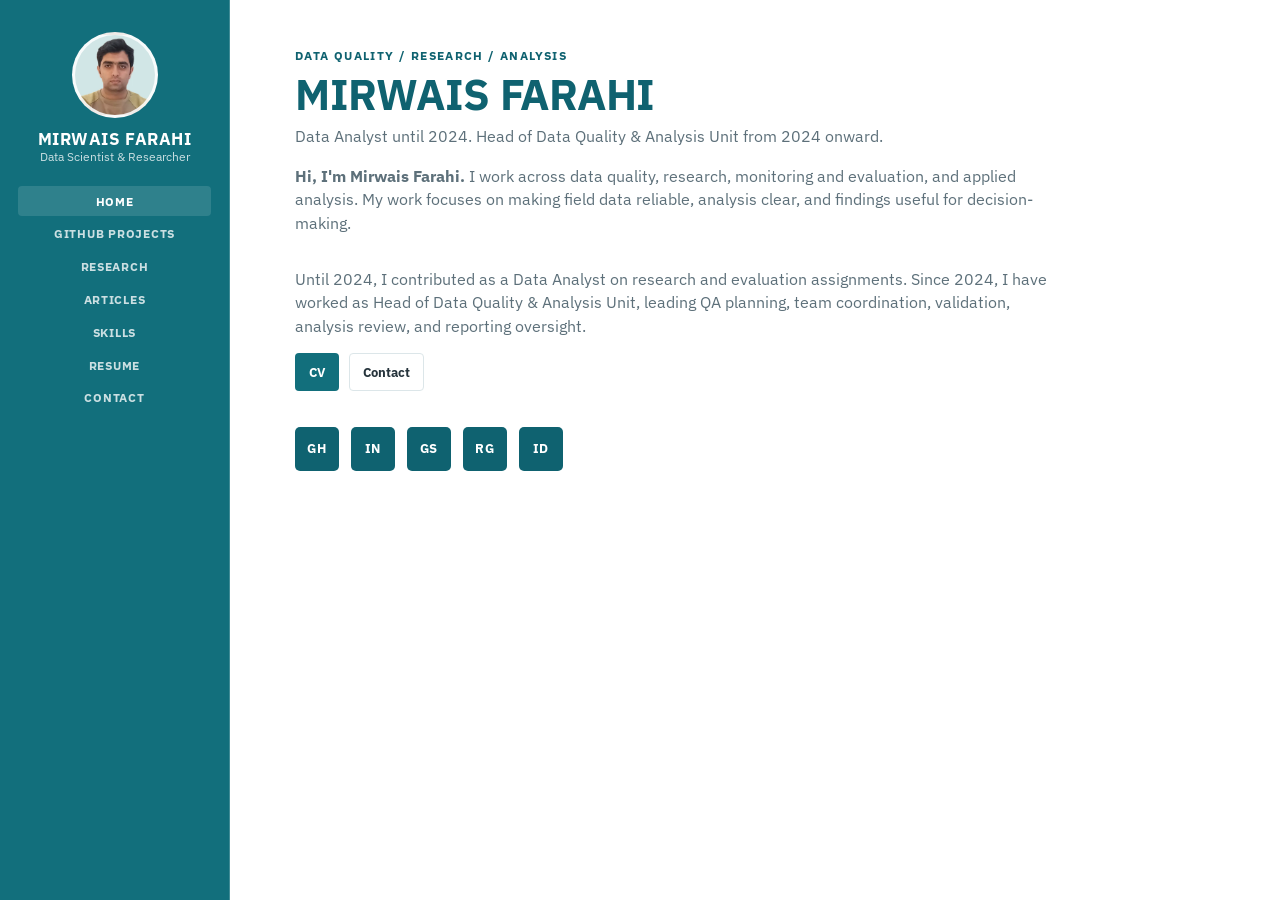
<file: index.html>
<!DOCTYPE html>
<html lang="en" data-theme="light">
<head>
  <meta charset="UTF-8">
  <meta name="viewport" content="width=device-width, initial-scale=1.0">
  <title>Mirwais Farahi | Data Scientist & Researcher</title>
  <meta name="description" content="Professional portfolio of Mirwais Farahi, a data scientist and researcher specializing in analytics, machine learning, business intelligence, applied statistics, and technical leadership.">
  <meta name="keywords" content="data scientist, researcher, machine learning, business intelligence, analytics, applied statistics, dashboarding, research portfolio">
  <meta name="author" content="Mirwais Farahi">
  <meta property="og:title" content="Mirwais Farahi | Data Scientist & Researcher">
  <meta property="og:description" content="Portfolio website featuring projects, research, experience, technical skills, and professional profile.">
  <meta property="og:type" content="website">
  <meta property="og:url" content="https://mirwais-farahi.github.io/">
  <meta property="og:image" content="https://mirwais-farahi.github.io/assets/images/og-preview.svg">
  <meta name="twitter:card" content="summary_large_image">
  <link rel="icon" type="image/svg+xml" href="assets/images/favicon.svg">
  <link rel="preconnect" href="https://fonts.googleapis.com">
  <link rel="preconnect" href="https://fonts.gstatic.com" crossorigin>
  <link href="https://fonts.googleapis.com/css2?family=IBM+Plex+Sans:wght@400;500;600;700&family=IBM+Plex+Serif:wght@500;600&display=swap" rel="stylesheet">
  <link rel="stylesheet" href="assets/css/styles.css">
</head>
<body data-page="index">
  <a class="skip-link" href="#main-content">Skip to content</a>
  <header class="site-header">
    <nav class="navbar container" aria-label="Primary">
      <a class="brand" href="index.html"><span class="brand-mark">MF</span><span class="brand-text"><strong>Mirwais Farahi</strong><span>Data Scientist &amp; Researcher</span></span></a>
      <button class="nav-toggle" type="button" aria-expanded="false" aria-controls="site-menu" aria-label="Toggle navigation"><span></span><span></span><span></span></button>
      <div class="nav-menu" id="site-menu">
        <ul class="nav-links">
          <li><a href="index.html" data-page="index">Home</a></li><li><a href="projects.html" data-page="projects">GitHub Projects</a></li><li><a href="research.html" data-page="research">Research</a></li><li><a href="articles.html" data-page="articles">Articles</a></li><li><a href="skills.html" data-page="skills">Skills</a></li><li><a href="resume.html" data-page="resume">Resume</a></li><li><a href="contact.html" data-page="contact">Contact</a></li>
        </ul>
      </div>
    </nav>
  </header>
  <main id="main-content">
    <section class="hero simple-hero">
      <div class="container">
        <div class="section-heading" data-reveal>
          <p class="eyebrow">Data Quality / Research / Analysis</p>
          <h1>Mirwais Farahi</h1>
          <p class="hero-subtitle">Data Analyst until 2024. Head of Data Quality &amp; Analysis Unit from 2024 onward.</p>
        </div>
        <div class="profile-description" data-reveal>
          <p><strong>Hi, I'm Mirwais Farahi.</strong> I work across data quality, research, monitoring and evaluation, and applied analysis. My work focuses on making field data reliable, analysis clear, and findings useful for decision-making.</p>
          <p>Until 2024, I contributed as a Data Analyst on research and evaluation assignments. Since 2024, I have worked as Head of Data Quality &amp; Analysis Unit, leading QA planning, team coordination, validation, analysis review, and reporting oversight.</p>
        </div>
        <div class="hero-actions" data-reveal>
          <a class="button button-primary" href="resume.html">CV</a>
          <a class="button button-secondary" href="contact.html">Contact</a>
        </div>
        <div class="social-links" aria-label="Social media links" data-reveal>
          <a href="#" aria-label="GitHub">GH</a>
          <a href="#" aria-label="LinkedIn">IN</a>
          <a href="#" aria-label="Google Scholar">GS</a>
          <a href="#" aria-label="ResearchGate">RG</a>
          <a href="#" aria-label="ORCID">ID</a>
        </div>
      </div>
    </section>
  </main>
  <footer class="site-footer">
    <div class="container footer-grid">
      <div><p class="footer-kicker">Portfolio</p><a class="brand" href="index.html"><span class="brand-mark">MF</span><span class="brand-text"><strong>Mirwais Farahi</strong><span>Data Scientist &amp; Researcher</span></span></a><p class="muted">Building analytical, research, and technical systems that turn information into practical decisions.</p><button class="theme-toggle footer-theme-toggle" type="button" aria-label="Toggle color theme"><span class="theme-toggle-light">Light</span><span class="theme-toggle-dark">Dark</span></button></div>
      <div><h2 class="footer-title">Navigate</h2><ul class="footer-links"><li><a href="projects.html">GitHub Projects</a></li><li><a href="research.html">Research</a></li><li><a href="skills.html">Skills</a></li></ul></div>
      <div><h2 class="footer-title">Resources</h2><ul class="footer-links"><li><a href="resume.html">Resume Overview</a></li><li><a href="assets/docs/mirwais-farahi-cv.pdf" download>Download CV</a></li><li><a href="contact.html">Contact</a></li></ul></div>
      <div><h2 class="footer-title">Profiles</h2><ul class="footer-links"><li><a href="https://www.linkedin.com/in/your-profile" target="_blank" rel="noreferrer">LinkedIn</a></li><li><a href="https://github.com/your-profile" target="_blank" rel="noreferrer">GitHub</a></li><li><a href="mailto:your.email@example.com">your.email@example.com</a></li></ul></div>
    </div>
  </footer>
  <button class="back-to-top" type="button" aria-label="Back to top">Top</button>
  <script src="assets/js/main.js" defer></script>
</body>
</html>
</file>
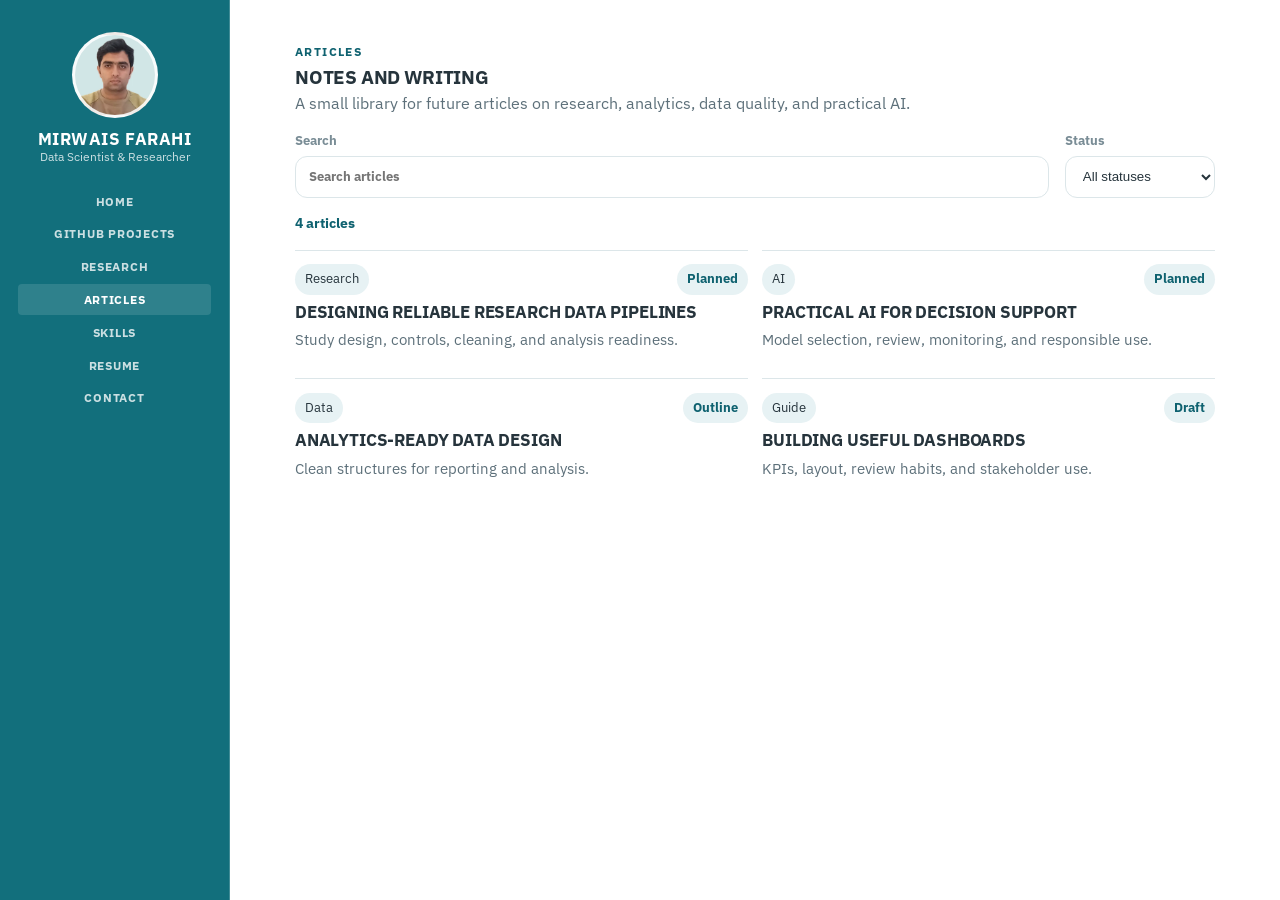
<file: articles.html>
<!DOCTYPE html>
<html lang="en" data-theme="light">
<head>
  <meta charset="UTF-8"><meta name="viewport" content="width=device-width, initial-scale=1.0">
  <title>Articles | Mirwais Farahi</title>
  <meta name="description" content="Articles and technical writing by Mirwais Farahi across research, artificial intelligence, software development, design, architecture, cloud, and databases.">
  <link rel="icon" type="image/svg+xml" href="assets/images/favicon.svg">
  <link rel="preconnect" href="https://fonts.googleapis.com"><link rel="preconnect" href="https://fonts.gstatic.com" crossorigin>
  <link href="https://fonts.googleapis.com/css2?family=IBM+Plex+Sans:wght@400;500;600;700&family=IBM+Plex+Serif:wght@500;600&display=swap" rel="stylesheet">
  <link rel="stylesheet" href="assets/css/styles.css">
</head>
<body data-page="articles">
  <a class="skip-link" href="#main-content">Skip to content</a>
  <header class="site-header"><nav class="navbar container" aria-label="Primary"><a class="brand" href="index.html"><span class="brand-mark">MF</span><span class="brand-text"><strong>Mirwais Farahi</strong><span>Data Scientist &amp; Researcher</span></span></a><button class="nav-toggle" type="button" aria-expanded="false" aria-controls="site-menu" aria-label="Toggle navigation"><span></span><span></span><span></span></button><div class="nav-menu" id="site-menu"><ul class="nav-links"><li><a href="index.html" data-page="index">Home</a></li><li><a href="projects.html" data-page="projects">GitHub Projects</a></li><li><a href="research.html" data-page="research">Research</a></li><li><a href="articles.html" data-page="articles">Articles</a></li><li><a href="skills.html" data-page="skills">Skills</a></li><li><a href="resume.html" data-page="resume">Resume</a></li><li><a href="contact.html" data-page="contact">Contact</a></li></ul></div></nav></header>
  <main id="main-content">
  <section class="section">
    <div class="container">
      <div class="section-heading" data-reveal><p class="eyebrow">Articles</p><h2>Notes and writing</h2><p>A small library for future articles on research, analytics, data quality, and practical AI.</p></div>
      <div class="article-library" data-reveal>
        <div class="article-toolbar">
          <div class="article-search"><label for="article-search-input">Search</label><input id="article-search-input" type="search" placeholder="Search articles" data-article-search></div>
          <div class="article-selects"><label>Status<select data-article-status><option value="all">All statuses</option><option value="Draft">Draft</option><option value="Planned">Planned</option><option value="Outline">Outline</option></select></label></div>
        </div>
        <div class="article-results-meta"><span data-article-count>4 articles</span></div>
        <div class="article-list" id="articles-list">
          <article class="article-card" data-article-card data-category="Research" data-type="Research Article" data-status="Planned" data-keywords="research survey evaluation data quality"><div class="article-card-top"><span class="article-type">Research</span><span class="article-status">Planned</span></div><h2>Designing Reliable Research Data Pipelines</h2><p>Study design, controls, cleaning, and analysis readiness.</p></article>
          <article class="article-card" data-article-card data-category="AI" data-type="Technical Guide" data-status="Planned" data-keywords="ai machine learning evaluation analytics"><div class="article-card-top"><span class="article-type">AI</span><span class="article-status">Planned</span></div><h2>Practical AI for Decision Support</h2><p>Model selection, review, monitoring, and responsible use.</p></article>
          <article class="article-card" data-article-card data-category="Database" data-type="Technical Guide" data-status="Outline" data-keywords="database sql data modeling analytics"><div class="article-card-top"><span class="article-type">Data</span><span class="article-status">Outline</span></div><h2>Analytics-Ready Data Design</h2><p>Clean structures for reporting and analysis.</p></article>
          <article class="article-card" data-article-card data-category="Software Development" data-type="Technical Guide" data-status="Draft" data-keywords="dashboard quality reporting"><div class="article-card-top"><span class="article-type">Guide</span><span class="article-status">Draft</span></div><h2>Building Useful Dashboards</h2><p>KPIs, layout, review habits, and stakeholder use.</p></article>
        </div>
        <p class="article-empty" data-article-empty hidden>No articles match the current filters.</p>
      </div>
    </div>
  </section>
</main>
  <footer class="site-footer"><div class="container footer-grid"><div><p class="footer-kicker">Articles</p><a class="brand" href="index.html"><span class="brand-mark">MF</span><span class="brand-text"><strong>Mirwais Farahi</strong><span>Data Scientist &amp; Researcher</span></span></a><p class="muted">Technical writing and structured notes on software, analytics, and modern application practice.</p><button class="theme-toggle footer-theme-toggle" type="button" aria-label="Toggle color theme"><span class="theme-toggle-light">Light</span><span class="theme-toggle-dark">Dark</span></button></div><div><h2 class="footer-title">Explore</h2><ul class="footer-links"><li><a href="projects.html">GitHub Projects</a></li><li><a href="research.html">Research</a></li><li><a href="skills.html">Skills</a></li></ul></div><div><h2 class="footer-title">Resources</h2><ul class="footer-links"><li><a href="resume.html">Resume Overview</a></li><li><a href="assets/docs/mirwais-farahi-cv.pdf" download>Download CV</a></li><li><a href="contact.html">Contact</a></li></ul></div></div></footer>
  <button class="back-to-top" type="button" aria-label="Back to top">Top</button><script src="assets/js/main.js" defer></script>
</body>
</html>
</file>
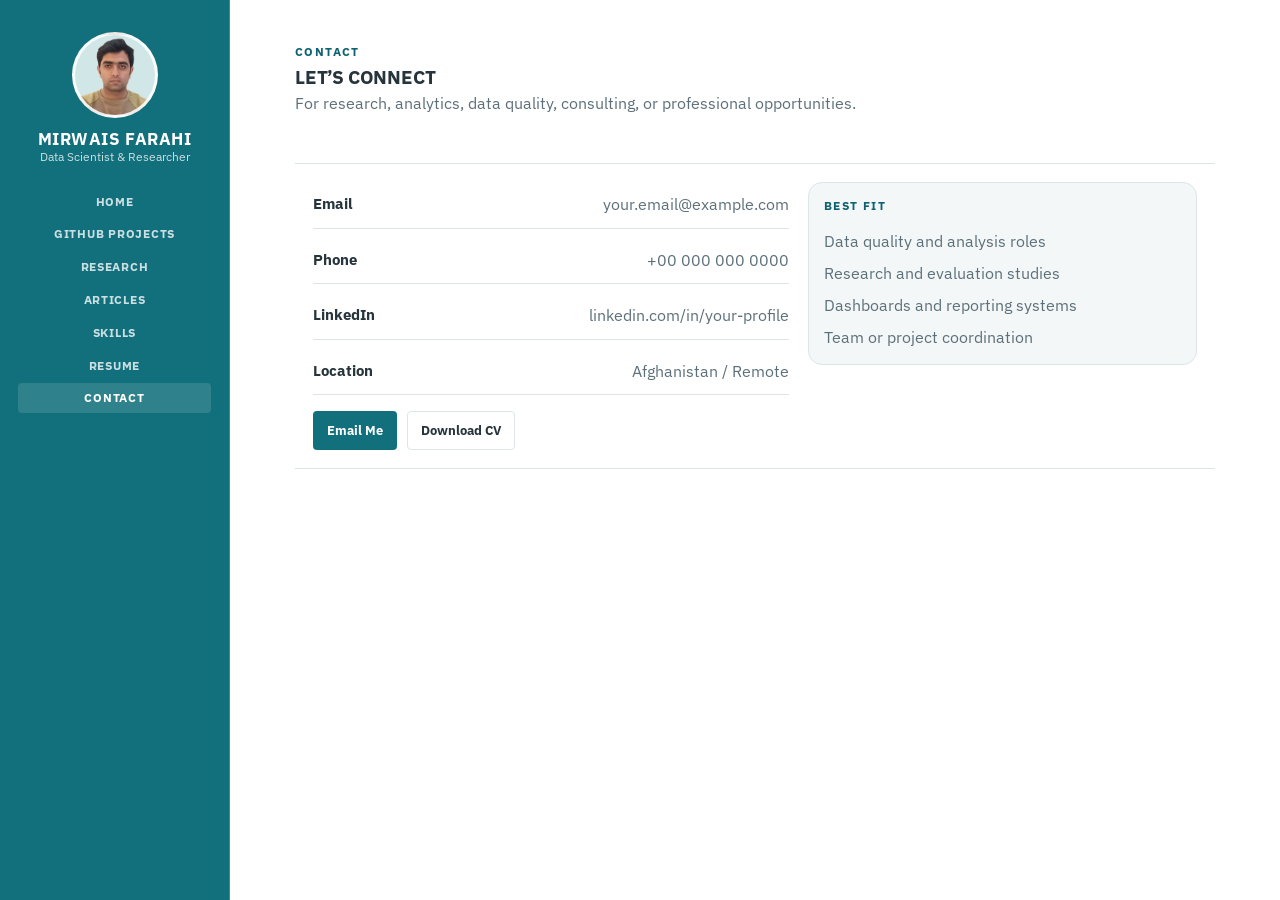
<file: contact.html>
<!DOCTYPE html>
<html lang="en" data-theme="light">
<head>
  <meta charset="UTF-8"><meta name="viewport" content="width=device-width, initial-scale=1.0">
  <title>Contact | Mirwais Farahi</title>
  <meta name="description" content="Contact page for professional opportunities, collaboration, consulting, and research engagements.">
  <link rel="icon" type="image/svg+xml" href="assets/images/favicon.svg">
  <link rel="preconnect" href="https://fonts.googleapis.com"><link rel="preconnect" href="https://fonts.gstatic.com" crossorigin>
  <link href="https://fonts.googleapis.com/css2?family=IBM+Plex+Sans:wght@400;500;600;700&family=IBM+Plex+Serif:wght@500;600&display=swap" rel="stylesheet">
  <link rel="stylesheet" href="assets/css/styles.css">
</head>
<body data-page="contact">
  <a class="skip-link" href="#main-content">Skip to content</a>
  <header class="site-header"><nav class="navbar container" aria-label="Primary"><a class="brand" href="index.html"><span class="brand-mark">MF</span><span class="brand-text"><strong>Mirwais Farahi</strong><span>Data Scientist &amp; Researcher</span></span></a><button class="nav-toggle" type="button" aria-expanded="false" aria-controls="site-menu" aria-label="Toggle navigation"><span></span><span></span><span></span></button><div class="nav-menu" id="site-menu"><ul class="nav-links"><li><a href="index.html" data-page="index">Home</a></li><li><a href="projects.html" data-page="projects">GitHub Projects</a></li><li><a href="research.html" data-page="research">Research</a></li><li><a href="articles.html" data-page="articles">Articles</a></li><li><a href="skills.html" data-page="skills">Skills</a></li><li><a href="resume.html" data-page="resume">Resume</a></li><li><a href="contact.html" data-page="contact">Contact</a></li></ul></div></nav></header>
  <main id="main-content">
  <section class="section"><div class="container contact-layout single"><div class="section-heading" data-reveal><p class="eyebrow">Contact</p><h2>Let’s connect</h2><p>For research, analytics, data quality, consulting, or professional opportunities.</p></div><div class="contact-card compact" data-reveal><div><ul class="contact-points"><li><strong>Email</strong><span>your.email@example.com</span></li><li><strong>Phone</strong><span>+00 000 000 0000</span></li><li><strong>LinkedIn</strong><span>linkedin.com/in/your-profile</span></li><li><strong>Location</strong><span>Afghanistan / Remote</span></li></ul><div class="button-row"><a class="button button-primary" href="mailto:your.email@example.com">Email Me</a><a class="button button-secondary" href="assets/docs/mirwais-farahi-cv.pdf" download>Download CV</a></div></div><div><div class="contact-side-note"><p class="card-label">Best fit</p><ul class="bullet-list"><li>Data quality and analysis roles</li><li>Research and evaluation studies</li><li>Dashboards and reporting systems</li><li>Team or project coordination</li></ul></div></div></div></div></section>
</main>
  <footer class="site-footer"><div class="container footer-grid"><div><p class="footer-kicker">Contact</p><a class="brand" href="index.html"><span class="brand-mark">MF</span><span class="brand-text"><strong>Mirwais Farahi</strong><span>Data Scientist &amp; Researcher</span></span></a><p class="muted">Professional contact for hiring, research collaboration, consulting, and technical opportunities.</p><button class="theme-toggle footer-theme-toggle" type="button" aria-label="Toggle color theme"><span class="theme-toggle-light">Light</span><span class="theme-toggle-dark">Dark</span></button></div><div><h2 class="footer-title">Pages</h2><ul class="footer-links"><li><a href="projects.html">GitHub Projects</a></li><li><a href="resume.html">Resume</a></li></ul></div><div><h2 class="footer-title">Profiles</h2><ul class="footer-links"><li><a href="https://www.linkedin.com/in/your-profile" target="_blank" rel="noreferrer">LinkedIn</a></li><li><a href="https://github.com/your-profile" target="_blank" rel="noreferrer">GitHub</a></li></ul></div><div><h2 class="footer-title">Direct</h2><ul class="footer-links"><li><a href="mailto:your.email@example.com">your.email@example.com</a></li><li><a href="assets/docs/mirwais-farahi-cv.pdf" download>Download CV</a></li></ul></div></div></footer>
  <button class="back-to-top" type="button" aria-label="Back to top">Top</button><script src="assets/js/main.js" defer></script>
</body>
</html>
</file>
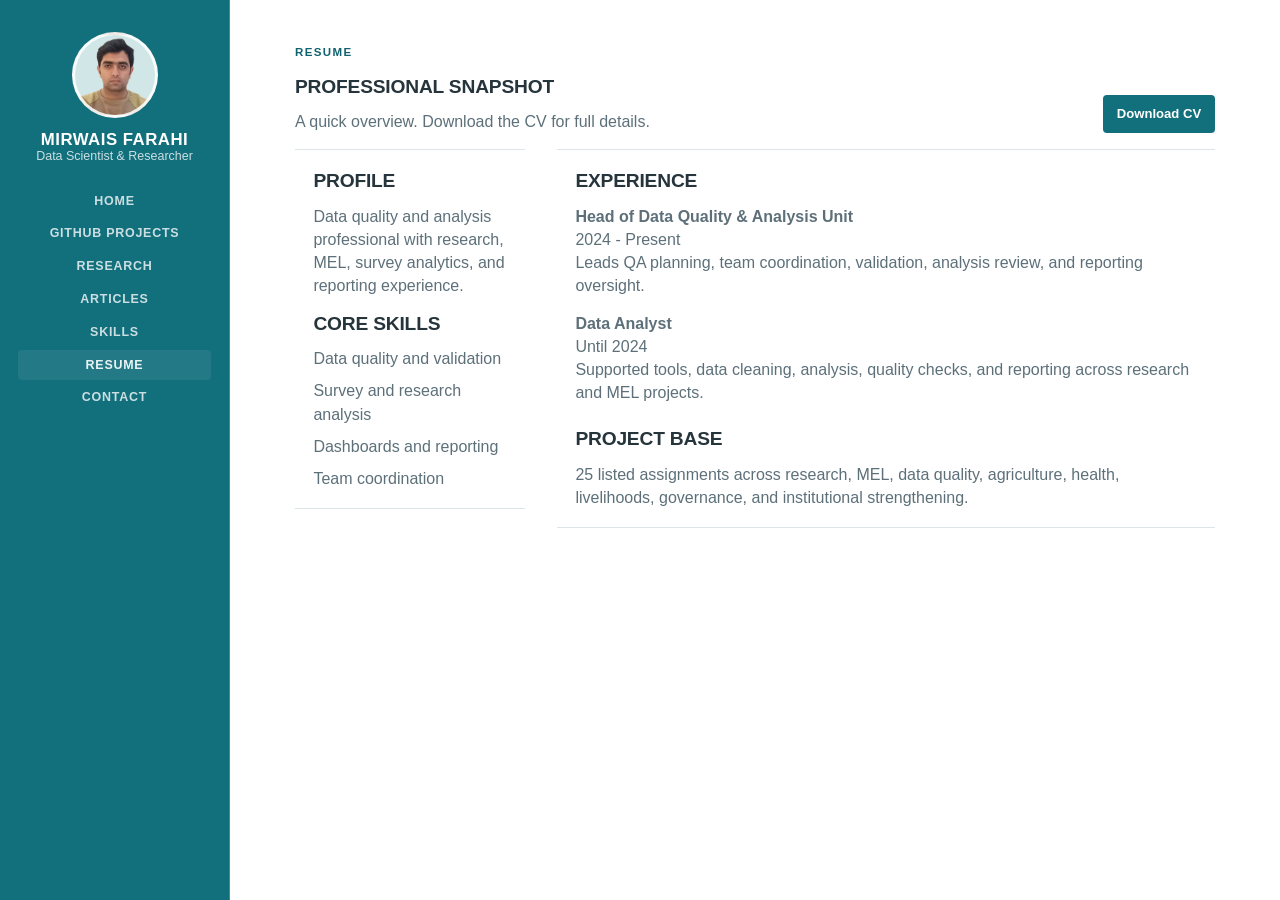
<file: experience.html>
<!DOCTYPE html>
<html lang="en">
<head>
  <meta charset="UTF-8">
  <meta name="robots" content="noindex">
  <meta http-equiv="refresh" content="0; url=resume.html">
  <meta name="viewport" content="width=device-width, initial-scale=1.0">
  <title>Moved | Mirwais Farahi</title>
</head>
<body>
  <p>This page has been removed. Continue to <a href="resume.html">Resume</a>.</p>
</body>
</html>
</file>
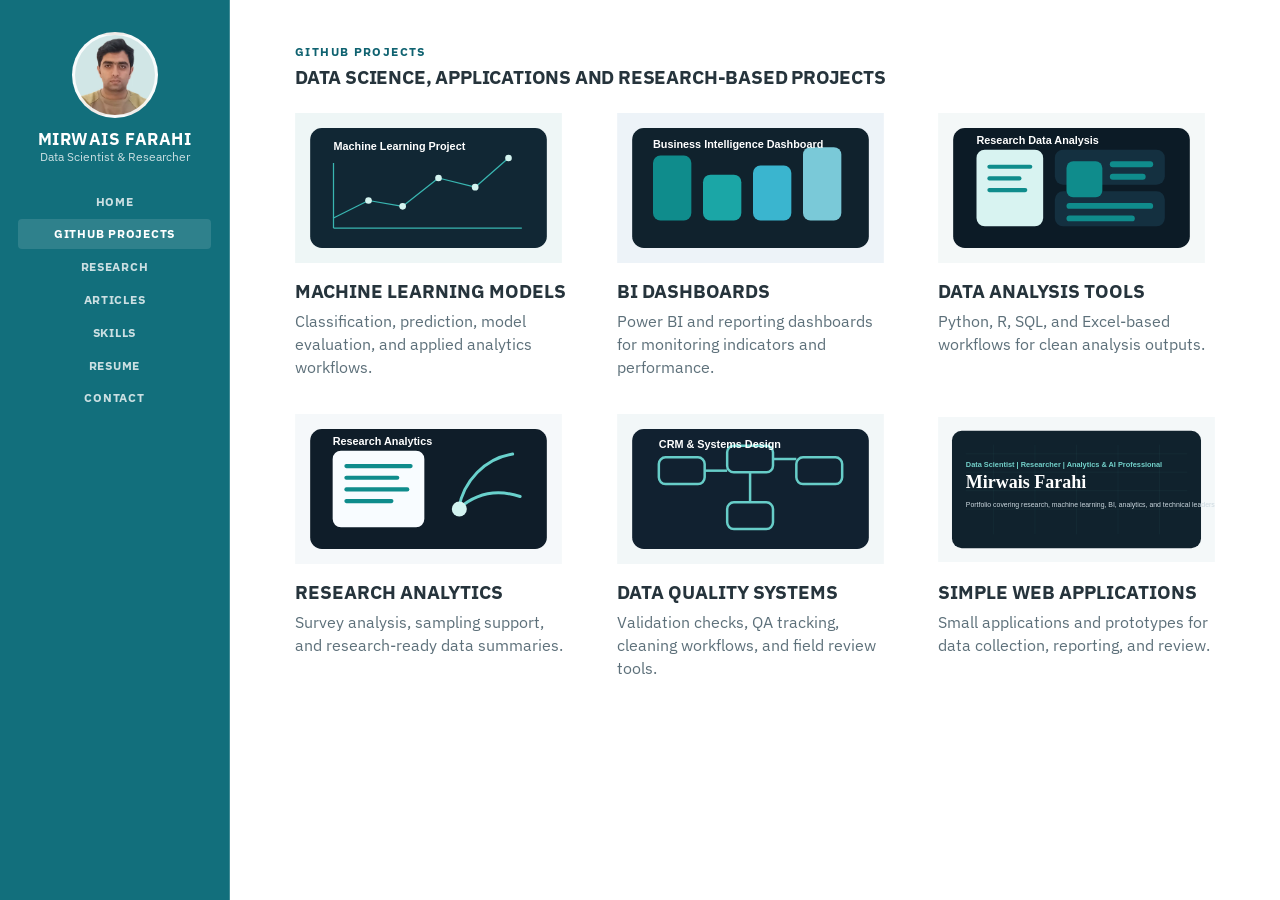
<file: projects.html>
<!DOCTYPE html>
<html lang="en" data-theme="light">
<head>
  <meta charset="UTF-8"><meta name="viewport" content="width=device-width, initial-scale=1.0">
  <title>GitHub Projects | Mirwais Farahi</title>
  <meta name="description" content="Simple GitHub project profile for Mirwais Farahi across data science, applications, and research-based work.">
  <link rel="icon" type="image/svg+xml" href="assets/images/favicon.svg">
  <link rel="preconnect" href="https://fonts.googleapis.com"><link rel="preconnect" href="https://fonts.gstatic.com" crossorigin>
  <link href="https://fonts.googleapis.com/css2?family=IBM+Plex+Sans:wght@400;500;600;700;800&display=swap" rel="stylesheet">
  <link rel="stylesheet" href="assets/css/styles.css">
</head>
<body data-page="projects">
  <a class="skip-link" href="#main-content">Skip to content</a>
  <header class="site-header"><nav class="navbar container" aria-label="Primary"><a class="brand" href="index.html"><span class="brand-mark">MF</span><span class="brand-text"><strong>Mirwais Farahi</strong><span>Data Scientist &amp; Researcher</span></span></a><button class="nav-toggle" type="button" aria-expanded="false" aria-controls="site-menu" aria-label="Toggle navigation"><span></span><span></span><span></span></button><div class="nav-menu" id="site-menu"><ul class="nav-links"><li><a href="index.html" data-page="index">Home</a></li><li><a href="projects.html" data-page="projects">GitHub Projects</a></li><li><a href="research.html" data-page="research">Research</a></li><li><a href="articles.html" data-page="articles">Articles</a></li><li><a href="skills.html" data-page="skills">Skills</a></li><li><a href="resume.html" data-page="resume">Resume</a></li><li><a href="contact.html" data-page="contact">Contact</a></li></ul></div></nav></header>
  <main id="main-content">
    <section class="section">
      <div class="container">
        <div class="section-heading" data-reveal>
          <p class="eyebrow">GitHub Projects</p>
          <h2>Data Science, Applications and Research-Based Projects</h2>
        </div>
        <div class="github-project-grid">
          <article class="github-project-card" data-reveal>
            <img src="assets/images/project-ml.svg" alt="Machine learning project preview">
            <h3>Machine Learning Models</h3>
            <p>Classification, prediction, model evaluation, and applied analytics workflows.</p>
          </article>
          <article class="github-project-card" data-reveal>
            <img src="assets/images/project-bi.svg" alt="Dashboard and BI project preview">
            <h3>BI Dashboards</h3>
            <p>Power BI and reporting dashboards for monitoring indicators and performance.</p>
          </article>
          <article class="github-project-card" data-reveal>
            <img src="assets/images/project-analysis.svg" alt="Data analysis project preview">
            <h3>Data Analysis Tools</h3>
            <p>Python, R, SQL, and Excel-based workflows for clean analysis outputs.</p>
          </article>
          <article class="github-project-card" data-reveal>
            <img src="assets/images/project-research.svg" alt="Research project preview">
            <h3>Research Analytics</h3>
            <p>Survey analysis, sampling support, and research-ready data summaries.</p>
          </article>
          <article class="github-project-card" data-reveal>
            <img src="assets/images/project-systems.svg" alt="Data quality system project preview">
            <h3>Data Quality Systems</h3>
            <p>Validation checks, QA tracking, cleaning workflows, and field review tools.</p>
          </article>
          <article class="github-project-card" data-reveal>
            <img src="assets/images/og-preview.svg" alt="Application project preview">
            <h3>Simple Web Applications</h3>
            <p>Small applications and prototypes for data collection, reporting, and review.</p>
          </article>
        </div>
      </div>
    </section>
  </main>
  <footer class="site-footer"><div class="container footer-grid"><div><p class="footer-kicker">Portfolio</p><a class="brand" href="index.html"><span class="brand-mark">MF</span><span class="brand-text"><strong>Mirwais Farahi</strong><span>Data Scientist &amp; Researcher</span></span></a><p class="muted">Applied work across data science, applications, and research.</p><button class="theme-toggle footer-theme-toggle" type="button" aria-label="Toggle color theme"><span class="theme-toggle-light">Light</span><span class="theme-toggle-dark">Dark</span></button></div><div><h2 class="footer-title">Explore</h2><ul class="footer-links"><li><a href="projects.html">GitHub Projects</a></li><li><a href="research.html">Research</a></li><li><a href="skills.html">Skills</a></li><li><a href="resume.html">Resume</a></li></ul></div><div><h2 class="footer-title">Resources</h2><ul class="footer-links"><li><a href="resume.html">Resume Overview</a></li><li><a href="assets/docs/mirwais-farahi-cv.pdf" download>Download CV</a></li><li><a href="contact.html">Contact</a></li></ul></div></div></footer>
  <button class="back-to-top" type="button" aria-label="Back to top">Top</button><script src="assets/js/main.js" defer></script>
</body>
</html>
</file>
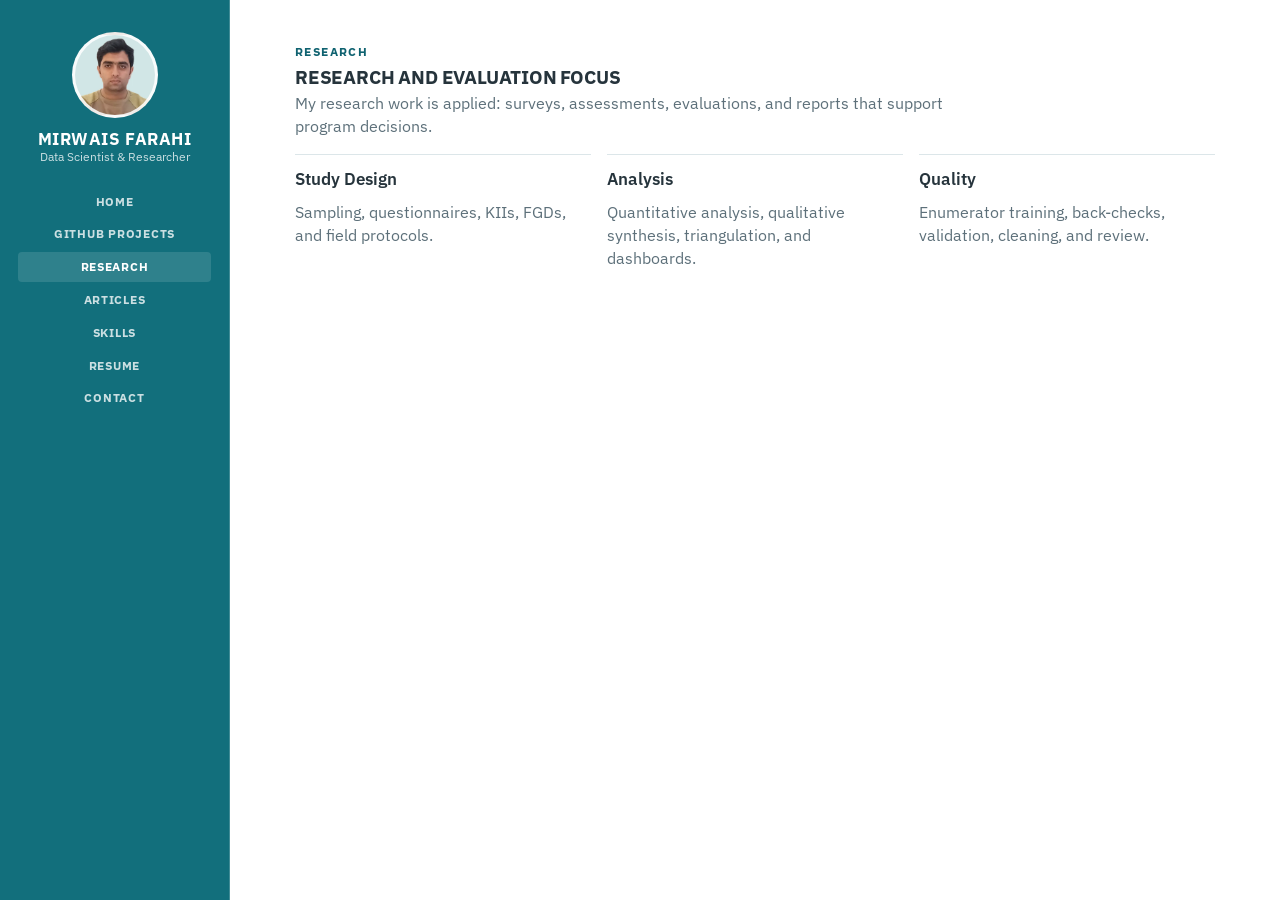
<file: research.html>
<!DOCTYPE html>
<html lang="en" data-theme="light">
<head>
  <meta charset="UTF-8"><meta name="viewport" content="width=device-width, initial-scale=1.0">
  <title>Research &amp; Publications | Mirwais Farahi</title>
  <meta name="description" content="Research, publications, working papers, reports, methods expertise, and academic or professional contributions by Mirwais Farahi.">
  <link rel="icon" type="image/svg+xml" href="assets/images/favicon.svg">
  <link rel="preconnect" href="https://fonts.googleapis.com"><link rel="preconnect" href="https://fonts.gstatic.com" crossorigin>
  <link href="https://fonts.googleapis.com/css2?family=IBM+Plex+Sans:wght@400;500;600;700&family=IBM+Plex+Serif:wght@500;600&display=swap" rel="stylesheet">
  <link rel="stylesheet" href="assets/css/styles.css">
</head>
<body data-page="research">
  <a class="skip-link" href="#main-content">Skip to content</a>
  <header class="site-header"><nav class="navbar container" aria-label="Primary"><a class="brand" href="index.html"><span class="brand-mark">MF</span><span class="brand-text"><strong>Mirwais Farahi</strong><span>Data Scientist &amp; Researcher</span></span></a><button class="nav-toggle" type="button" aria-expanded="false" aria-controls="site-menu" aria-label="Toggle navigation"><span></span><span></span><span></span></button><div class="nav-menu" id="site-menu"><ul class="nav-links"><li><a href="index.html" data-page="index">Home</a></li><li><a href="projects.html" data-page="projects">GitHub Projects</a></li><li><a href="research.html" data-page="research">Research</a></li><li><a href="articles.html" data-page="articles">Articles</a></li><li><a href="skills.html" data-page="skills">Skills</a></li><li><a href="resume.html" data-page="resume">Resume</a></li><li><a href="contact.html" data-page="contact">Contact</a></li></ul></div></nav></header>
  <main id="main-content">
  <section class="section">
    <div class="container">
      <div class="section-heading" data-reveal><p class="eyebrow">Research</p><h2>Research and evaluation focus</h2><p>My research work is applied: surveys, assessments, evaluations, and reports that support program decisions.</p></div>
      <div class="grid-3">
        <article class="card" data-reveal><h3>Study Design</h3><p>Sampling, questionnaires, KIIs, FGDs, and field protocols.</p></article>
        <article class="card" data-reveal><h3>Analysis</h3><p>Quantitative analysis, qualitative synthesis, triangulation, and dashboards.</p></article>
        <article class="card" data-reveal><h3>Quality</h3><p>Enumerator training, back-checks, validation, cleaning, and review.</p></article>
      </div>
    </div>
  </section>
</main>
  <footer class="site-footer"><div class="container footer-grid"><div><p class="footer-kicker">Research Profile</p><a class="brand" href="index.html"><span class="brand-mark">MF</span><span class="brand-text"><strong>Mirwais Farahi</strong><span>Data Scientist &amp; Researcher</span></span></a><p class="muted">Research outputs, methods expertise, and applied evidence work organized for quick review.</p><button class="theme-toggle footer-theme-toggle" type="button" aria-label="Toggle color theme"><span class="theme-toggle-light">Light</span><span class="theme-toggle-dark">Dark</span></button></div><div><h2 class="footer-title">Related Pages</h2><ul class="footer-links"><li><a href="projects.html">GitHub Projects</a></li><li><a href="skills.html">Skills</a></li><li><a href="resume.html">Resume</a></li></ul></div><div><h2 class="footer-title">Resources</h2><ul class="footer-links"><li><a href="assets/docs/mirwais-farahi-cv.pdf" download>CV PDF</a></li><li><a href="contact.html">Contact Page</a></li></ul></div><div><h2 class="footer-title">Contact</h2><ul class="footer-links"><li><a href="mailto:your.email@example.com">your.email@example.com</a></li><li><a href="https://www.linkedin.com/in/your-profile" target="_blank" rel="noreferrer">LinkedIn</a></li></ul></div></div></footer>
  <button class="back-to-top" type="button" aria-label="Back to top">Top</button><script src="assets/js/main.js" defer></script>
</body>
</html>
</file>
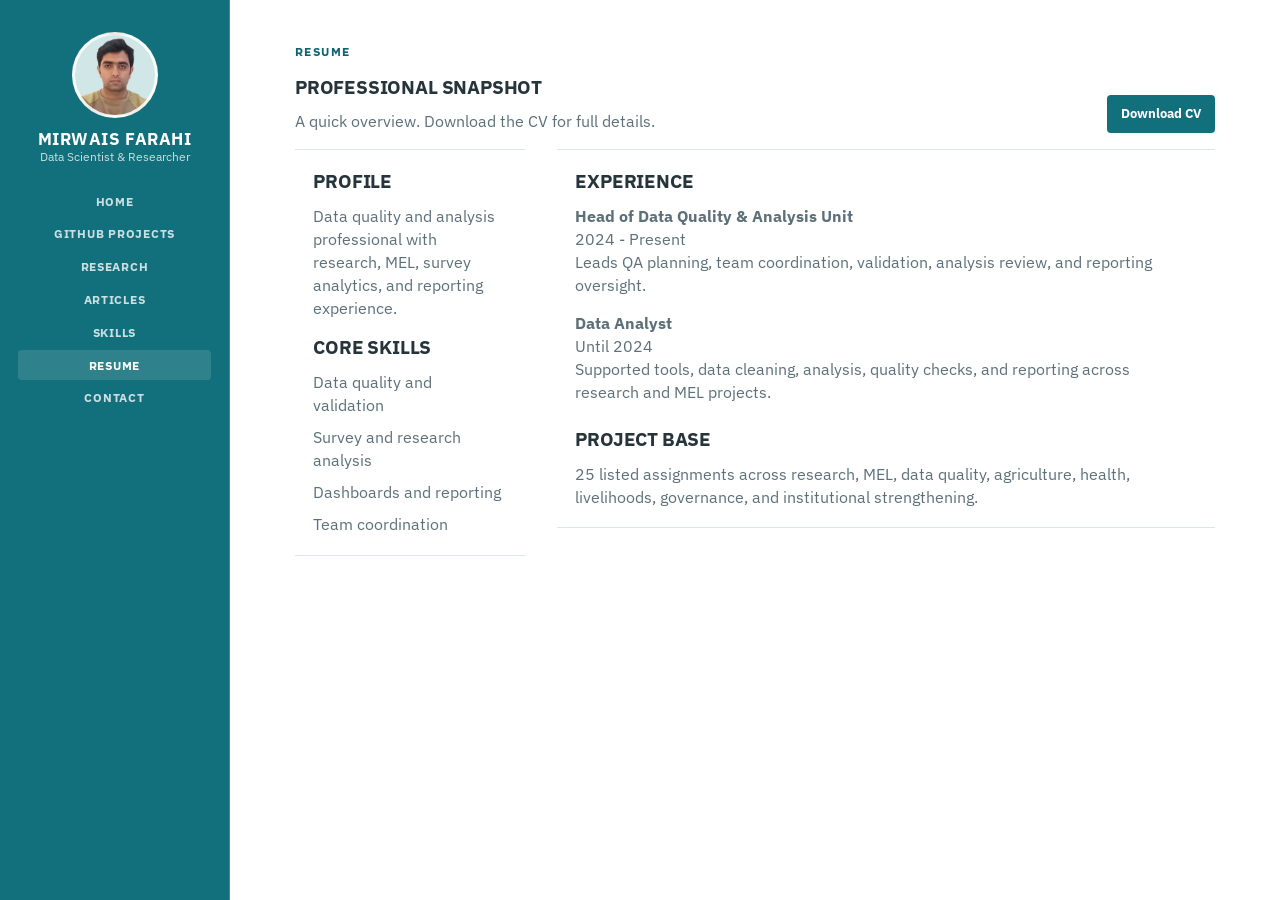
<file: resume.html>
<!DOCTYPE html>
<html lang="en" data-theme="light">
<head>
  <meta charset="UTF-8"><meta name="viewport" content="width=device-width, initial-scale=1.0">
  <title>Resume | Mirwais Farahi</title>
  <meta name="description" content="Professional CV overview summarizing profile, skills, experience, projects, and research contributions.">
  <link rel="icon" type="image/svg+xml" href="assets/images/favicon.svg">
  <link rel="preconnect" href="https://fonts.googleapis.com"><link rel="preconnect" href="https://fonts.gstatic.com" crossorigin>
  <link href="https://fonts.googleapis.com/css2?family=IBM+Plex+Sans:wght@400;500;600;700&family=IBM+Plex+Serif:wght@500;600&display=swap" rel="stylesheet">
  <link rel="stylesheet" href="assets/css/styles.css">
</head>
<body data-page="resume">
  <a class="skip-link" href="#main-content">Skip to content</a>
  <header class="site-header"><nav class="navbar container" aria-label="Primary"><a class="brand" href="index.html"><span class="brand-mark">MF</span><span class="brand-text"><strong>Mirwais Farahi</strong><span>Data Scientist &amp; Researcher</span></span></a><button class="nav-toggle" type="button" aria-expanded="false" aria-controls="site-menu" aria-label="Toggle navigation"><span></span><span></span><span></span></button><div class="nav-menu" id="site-menu"><ul class="nav-links"><li><a href="index.html" data-page="index">Home</a></li><li><a href="projects.html" data-page="projects">GitHub Projects</a></li><li><a href="research.html" data-page="research">Research</a></li><li><a href="articles.html" data-page="articles">Articles</a></li><li><a href="skills.html" data-page="skills">Skills</a></li><li><a href="resume.html" data-page="resume">Resume</a></li><li><a href="contact.html" data-page="contact">Contact</a></li></ul></div></nav></header>
  <main id="main-content">
  <section class="section"><div class="container"><div class="section-heading split" data-reveal><div><p class="eyebrow">Resume</p><h2>Professional snapshot</h2><p>A quick overview. Download the CV for full details.</p></div><a class="button button-primary" href="assets/docs/mirwais-farahi-cv.pdf" download>Download CV</a></div><div class="resume-layout"><aside class="resume-side" data-reveal><h2>Profile</h2><p>Data quality and analysis professional with research, MEL, survey analytics, and reporting experience.</p><h2>Core Skills</h2><ul class="bullet-list"><li>Data quality and validation</li><li>Survey and research analysis</li><li>Dashboards and reporting</li><li>Team coordination</li></ul></aside><div class="resume-main" data-reveal><section><h2>Experience</h2><p><strong>Head of Data Quality &amp; Analysis Unit</strong><br><span class="muted">2024 - Present</span><br>Leads QA planning, team coordination, validation, analysis review, and reporting oversight.</p><p><strong>Data Analyst</strong><br><span class="muted">Until 2024</span><br>Supported tools, data cleaning, analysis, quality checks, and reporting across research and MEL projects.</p></section><section><h2>Project Base</h2><p>25 listed assignments across research, MEL, data quality, agriculture, health, livelihoods, governance, and institutional strengthening.</p></section></div></div></div></section>
</main>
  <footer class="site-footer"><div class="container footer-grid"><div><a class="brand" href="index.html"><span class="brand-mark">MF</span><span class="brand-text"><strong>Mirwais Farahi</strong><span>Data Scientist &amp; Researcher</span></span></a><p class="muted">CV overview for recruiters, hiring managers, and research reviewers.</p><button class="theme-toggle footer-theme-toggle" type="button" aria-label="Toggle color theme"><span class="theme-toggle-light">Light</span><span class="theme-toggle-dark">Dark</span></button></div><div><h2 class="footer-title">Explore</h2><ul class="footer-links"><li><a href="projects.html">GitHub Projects</a></li><li><a href="contact.html">Contact</a></li></ul></div><div><h2 class="footer-title">Download</h2><ul class="footer-links"><li><a href="assets/docs/mirwais-farahi-cv.pdf" download>CV PDF</a></li></ul></div></div></footer>
  <button class="back-to-top" type="button" aria-label="Back to top">Top</button><script src="assets/js/main.js" defer></script>
</body>
</html>
</file>
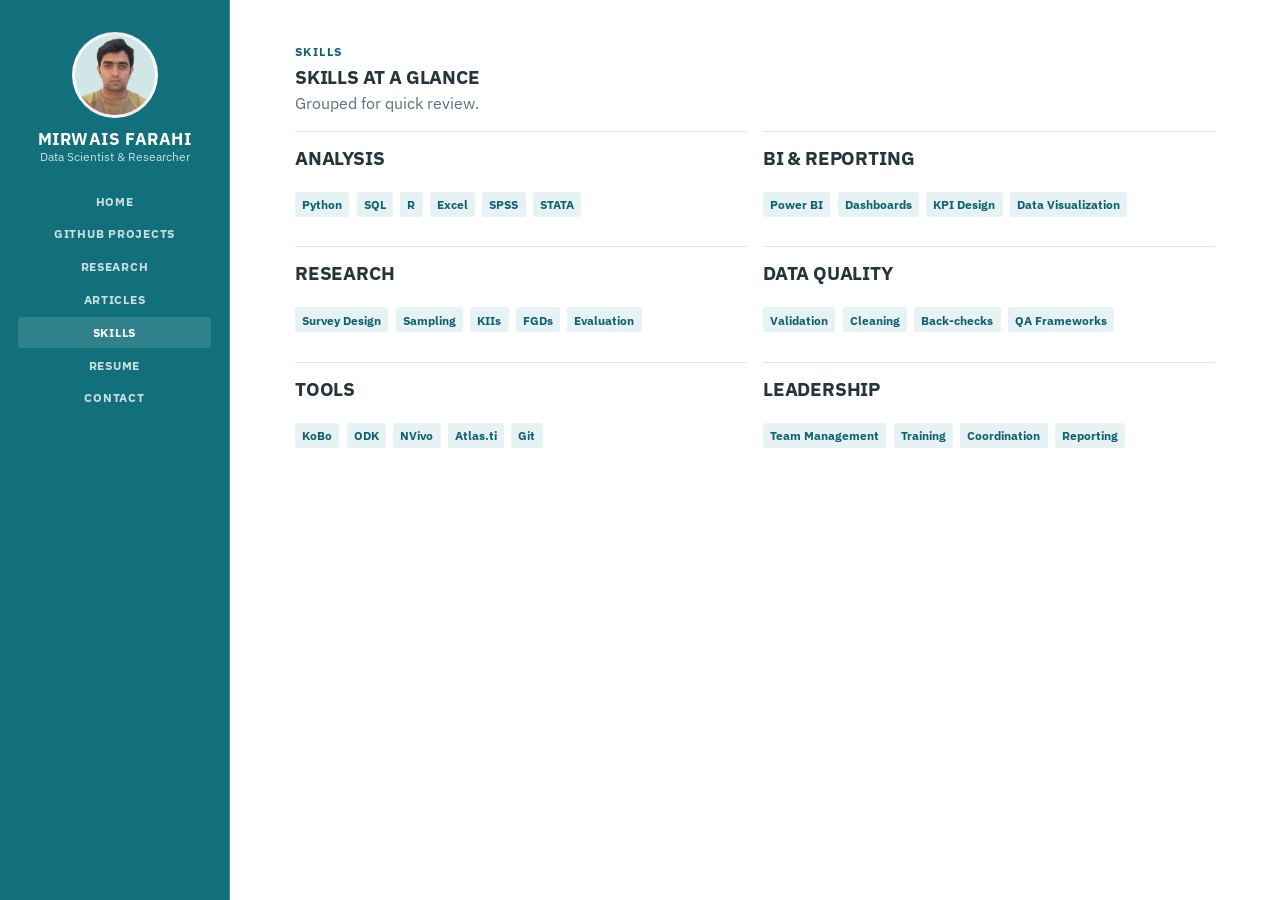
<file: skills.html>
<!DOCTYPE html>
<html lang="en" data-theme="light">
<head>
  <meta charset="UTF-8"><meta name="viewport" content="width=device-width, initial-scale=1.0">
  <title>Skills | Mirwais Farahi</title>
  <meta name="description" content="Technical and professional skills across programming, machine learning, research, BI, databases, and project leadership.">
  <link rel="icon" type="image/svg+xml" href="assets/images/favicon.svg">
  <link rel="preconnect" href="https://fonts.googleapis.com"><link rel="preconnect" href="https://fonts.gstatic.com" crossorigin>
  <link href="https://fonts.googleapis.com/css2?family=IBM+Plex+Sans:wght@400;500;600;700&family=IBM+Plex+Serif:wght@500;600&display=swap" rel="stylesheet">
  <link rel="stylesheet" href="assets/css/styles.css">
</head>
<body data-page="skills">
  <a class="skip-link" href="#main-content">Skip to content</a>
  <header class="site-header"><nav class="navbar container" aria-label="Primary"><a class="brand" href="index.html"><span class="brand-mark">MF</span><span class="brand-text"><strong>Mirwais Farahi</strong><span>Data Scientist &amp; Researcher</span></span></a><button class="nav-toggle" type="button" aria-expanded="false" aria-controls="site-menu" aria-label="Toggle navigation"><span></span><span></span><span></span></button><div class="nav-menu" id="site-menu"><ul class="nav-links"><li><a href="index.html" data-page="index">Home</a></li><li><a href="projects.html" data-page="projects">GitHub Projects</a></li><li><a href="research.html" data-page="research">Research</a></li><li><a href="articles.html" data-page="articles">Articles</a></li><li><a href="skills.html" data-page="skills">Skills</a></li><li><a href="resume.html" data-page="resume">Resume</a></li><li><a href="contact.html" data-page="contact">Contact</a></li></ul></div></nav></header>
  <main id="main-content">
  <section class="section"><div class="container"><div class="section-heading" data-reveal><p class="eyebrow">Skills</p><h2>Skills at a glance</h2><p>Grouped for quick review.</p></div><div class="skill-grid">
    <article class="skill-panel" data-reveal><div class="skill-group"><h2>Analysis</h2><div class="tag-list skill-tags"><span>Python</span><span>SQL</span><span>R</span><span>Excel</span><span>SPSS</span><span>STATA</span></div></div></article>
    <article class="skill-panel" data-reveal><div class="skill-group"><h2>BI &amp; Reporting</h2><div class="tag-list skill-tags"><span>Power BI</span><span>Dashboards</span><span>KPI Design</span><span>Data Visualization</span></div></div></article>
    <article class="skill-panel" data-reveal><div class="skill-group"><h2>Research</h2><div class="tag-list skill-tags"><span>Survey Design</span><span>Sampling</span><span>KIIs</span><span>FGDs</span><span>Evaluation</span></div></div></article>
    <article class="skill-panel" data-reveal><div class="skill-group"><h2>Data Quality</h2><div class="tag-list skill-tags"><span>Validation</span><span>Cleaning</span><span>Back-checks</span><span>QA Frameworks</span></div></div></article>
    <article class="skill-panel" data-reveal><div class="skill-group"><h2>Tools</h2><div class="tag-list skill-tags"><span>KoBo</span><span>ODK</span><span>NVivo</span><span>Atlas.ti</span><span>Git</span></div></div></article>
    <article class="skill-panel" data-reveal><div class="skill-group"><h2>Leadership</h2><div class="tag-list skill-tags"><span>Team Management</span><span>Training</span><span>Coordination</span><span>Reporting</span></div></div></article>
  </div></div></section>
</main>
  <footer class="site-footer"><div class="container footer-grid"><div><p class="footer-kicker">Skills Profile</p><a class="brand" href="index.html"><span class="brand-mark">MF</span><span class="brand-text"><strong>Mirwais Farahi</strong><span>Data Scientist &amp; Researcher</span></span></a><p class="muted">Technical, statistical, and leadership skills organized for fast review.</p><button class="theme-toggle footer-theme-toggle" type="button" aria-label="Toggle color theme"><span class="theme-toggle-light">Light</span><span class="theme-toggle-dark">Dark</span></button></div><div><h2 class="footer-title">Explore</h2><ul class="footer-links"><li><a href="projects.html">GitHub Projects</a></li><li><a href="research.html">Research</a></li><li><a href="resume.html">Resume</a></li></ul></div><div><h2 class="footer-title">Resources</h2><ul class="footer-links"><li><a href="assets/docs/mirwais-farahi-cv.pdf" download>Download CV</a></li><li><a href="contact.html">Contact Page</a></li></ul></div><div><h2 class="footer-title">Connect</h2><ul class="footer-links"><li><a href="mailto:your.email@example.com">your.email@example.com</a></li><li><a href="https://www.linkedin.com/in/your-profile" target="_blank" rel="noreferrer">LinkedIn</a></li></ul></div></div></footer>
  <button class="back-to-top" type="button" aria-label="Back to top">Top</button><script src="assets/js/main.js" defer></script>
</body>
</html>
</file>
<file: assets/css/styles.css>
:root {
  color-scheme: light;
  --bg: #ffffff;
  --bg2: #ffffff;
  --muted: #f3f7f8;
  --card: #ffffff;
  --text: #26343c;
  --soft: #5d707a;
  --soft-2: #7a8d96;
  --line: #dce6e9;
  --accent: #126f7c;
  --accent2: #0f6270;
  --accent-soft: #e7f2f4;
  --shadow: none;
  --r1: 6px;
  --r2: 5px;
  --r3: 4px;
}
html[data-theme="dark"] {
  color-scheme: dark;
  --bg: #09141d;
  --bg2: #112130;
  --muted: #0d1c29;
  --card: rgba(17, 33, 48, 0.94);
  --text: #e3edf2;
  --soft: #abbdc7;
  --soft-2: #8ea5b2;
  --line: rgba(227, 237, 242, 0.12);
  --accent: #39b6b1;
  --accent2: #74d2cc;
  --accent-soft: rgba(57, 182, 177, 0.14);
  --shadow: 0 12px 30px rgba(0, 0, 0, 0.22);
}
*,
*::before,
*::after { box-sizing: border-box; }
html { scroll-behavior: smooth; }
body {
  margin: 0;
  font-family: "IBM Plex Sans", sans-serif;
  color: var(--text);
  line-height: 1.45;
  background: var(--bg);
  overflow-x: hidden;
}
img { display: block; max-width: 100%; }
a { color: inherit; text-decoration: none; }
button, input, textarea { font: inherit; }
code { padding: 0.1rem 0.38rem; border-radius: 0.4rem; background: var(--accent-soft); font-size: 0.92em; }
.container { width: min(calc(100% - 2rem), 920px); margin: 0 auto; }
.skip-link { position: absolute; top: -4rem; left: 1rem; z-index: 100; padding: 0.65rem 1rem; border-radius: 999px; background: var(--text); color: #fff; }
.skip-link:focus { top: 1rem; }
main,
.site-footer {
  margin-left: 230px;
}
.site-header { position: fixed; inset: 0 auto 0 0; z-index: 20; width: 230px; border-right: 1px solid rgba(255, 255, 255, 0.2); background: var(--accent); color: #fff; }
html[data-theme="dark"] .site-header { background: var(--accent); }
.navbar { width: 100%; min-height: 100vh; padding: 2rem 1.15rem; display: flex; flex-direction: column; align-items: center; justify-content: flex-start; gap: 1.4rem; }
.brand { display: inline-flex; flex-direction: column; align-items: center; gap: 0.75rem; text-align: center; }
.brand::before { content: ""; width: 86px; height: 86px; border-radius: 50%; background: url("../images/profile.jpg") center/cover; border: 3px solid rgba(255, 255, 255, 0.85); }
.brand-mark { display: none; }
.brand-text { display: inline-flex; flex-direction: column; line-height: 1.15; }
.brand-text strong { font-size: 1.05rem; font-weight: 700; text-transform: uppercase; letter-spacing: 0.03em; color: #fff; }
.brand-text span:last-child { font-size: 0.78rem; color: rgba(255, 255, 255, 0.78); }
.nav-menu { width: 100%; display: flex; align-items: stretch; justify-content: center; }
.nav-links, .footer-links, .tag-list, .bullet-list, .detail-list, .hero-metrics, .skills-cloud, .contact-points, .project-meta-list { list-style: none; margin: 0; padding: 0; }
.nav-links { width: 100%; display: grid; gap: 0.15rem; }
.nav-links a, .theme-toggle { min-height: 1.9rem; padding: 0.35rem 0.45rem; border-radius: 4px; }
.nav-links a { position: relative; display: flex; justify-content: center; color: rgba(255, 255, 255, 0.78); font-size: 0.78rem; font-weight: 700; text-transform: uppercase; letter-spacing: 0.06em; transition: 0.2s ease; }
.nav-links a:hover, .nav-links a[aria-current="page"] { color: #fff; background: rgba(255, 255, 255, 0.12); }
.nav-links a[aria-current="page"]::after { content: none; }
.theme-toggle, .nav-toggle, .back-to-top { border: 1px solid var(--line); background: var(--bg2); color: var(--text); cursor: pointer; }
.theme-toggle { font-size: 0.88rem; }
.footer-theme-toggle { width: fit-content; margin-top: 0.75rem; }
.theme-toggle-dark { color: var(--soft); }
html[data-theme="dark"] .theme-toggle-dark, html[data-theme="light"] .theme-toggle-light { color: var(--accent2); font-weight: 700; }
.nav-toggle { display: none; width: 2.5rem; height: 2.5rem; padding: 0.55rem; border-radius: 0.8rem; flex-direction: column; gap: 0.28rem; }
.nav-toggle span { display: block; height: 2px; background: currentColor; border-radius: 999px; }
.hero, .page-hero { position: relative; overflow: hidden; }
.hero::before, .page-hero::before { content: none; }
.hero { padding: 3rem 0 1.8rem; }
.page-hero { padding: 3rem 0 1.3rem; }
.hero-grid, .page-hero-grid, .two-col, .resume-layout, .contact-layout, .featured-project, .footer-grid { display: grid; gap: 1.5rem; }
.hero-grid { grid-template-columns: 1.45fr 0.78fr; align-items: center; }
.page-hero-grid { grid-template-columns: 1.55fr 0.72fr; }
.eyebrow, .card-label, .timeline-year, .citation-type { text-transform: uppercase; letter-spacing: 0.12em; font-size: 0.72rem; font-weight: 700; color: var(--accent2); }
h1, h2, h3, h4 { margin: 0 0 0.75rem; line-height: 1.2; color: var(--text); }
h1, h2 { font-family: "IBM Plex Sans", sans-serif; font-weight: 800; }
h1 { font-size: clamp(2rem, 4vw, 2.7rem); text-transform: uppercase; letter-spacing: -0.01em; color: var(--accent2); }
h2 { font-size: clamp(1.05rem, 1.5vw, 1.35rem); text-transform: uppercase; letter-spacing: -0.01em; }
h3 { font-size: 1.05rem; font-weight: 600; }
h4 { font-size: 0.94rem; font-weight: 600; }
p { margin: 0 0 0.9rem; color: var(--soft); }
p, h1, h2, h3, h4 {
  overflow-wrap: anywhere;
}
.lead, .hero-subtitle { font-size: 1rem; color: var(--soft); }
.hero-subtitle { margin-bottom: 0.75rem; }
.hero p:last-child, .section p:last-child, .card p:last-child { margin-bottom: 0; }
.hero-actions, .button-row, .cta-actions, .resource-links { display: flex; flex-wrap: wrap; gap: 0.65rem; }
.button { display: inline-flex; align-items: center; justify-content: center; min-height: 2.25rem; padding: 0.55rem 0.8rem; border-radius: 4px; border: 1px solid transparent; font-size: 0.82rem; font-weight: 700; transition: 0.2s ease; }
.button:hover { transform: translateY(-1px); }
.button-primary { color: #fff; background: var(--accent); box-shadow: none; }
.button-secondary { background: var(--bg2); border-color: var(--line); }
.button-ghost { background: transparent; border-color: var(--line); color: var(--soft); }
.text-link { color: var(--accent2); font-weight: 700; font-size: 0.92rem; }
.hero-metrics, .grid-3, .grid-4, .project-grid, .timeline-grid, .journey-grid, .skill-grid, .project-list, .citation-list, .experience-list, .compact-grid { display: grid; gap: 1rem; }
.hero-metrics { grid-template-columns: repeat(3, 1fr); margin-top: 1.25rem; }
.grid-4 { grid-template-columns: repeat(4, 1fr); }
.grid-3, .project-grid, .timeline-grid { grid-template-columns: repeat(3, 1fr); }
.journey-grid { grid-template-columns: repeat(4, 1fr); }
.skill-grid { grid-template-columns: repeat(2, 1fr); }
.project-grid { grid-template-columns: repeat(2, 1fr); }
.hero-metrics li, .card, .project-card, .timeline-card, .panel, .cta-card, .aside-card, .project-detail, .citation-card, .experience-card, .skill-panel, .resume-side, .resume-main, .contact-card, .journey-step, .not-found-card, .publication-item { background: var(--card); border: 1px solid var(--line); border-radius: var(--r1); box-shadow: none; }
.hero-metrics li, .card, .panel, .aside-card, .skill-panel, .journey-step, .publication-item { padding: 0.85rem 0; }
.card,
.skill-panel,
.journey-step {
  border-width: 1px 0 0;
  border-radius: 0;
  background: transparent;
}
.project-card, .project-detail, .featured-project-media { overflow: hidden; }
.project-card-body, .project-body, .featured-project-body { padding: 1.05rem; }
.project-card img, .project-detail img, .featured-project-media img { width: 100%; background: linear-gradient(135deg, rgba(15, 140, 140, 0.18), rgba(16, 34, 45, 0.08)); }
.icon-badge { width: 2.45rem; height: 2.45rem; display: grid; place-items: center; margin-bottom: 0.85rem; border-radius: 0.85rem; background: var(--accent-soft); color: var(--accent2); font-weight: 700; font-size: 0.9rem; }
.section { padding: 1.8rem 0; border-top: 1px solid var(--line); }
main > .section:first-child { padding-top: 2.15rem; }
main > .section:first-child { border-top: 0; }
body:not([data-page="index"]) main > .section:first-child { padding-top: 2.75rem; }
.section + .section { padding-top: 2.15rem; }
.section-muted { background: transparent; }
.section-heading { max-width: 46rem; margin-bottom: 1rem; display: grid; gap: 0.25rem; }
.section-heading > * { margin-bottom: 0; }
.section-heading p { max-width: 42rem; }
.section-heading.split { max-width: none; display: flex; align-items: end; justify-content: space-between; gap: 1rem; }
.section-heading.split > * { margin-bottom: 0; }
.about-profile {
  max-width: 52rem;
}
.about-profile-copy {
  display: grid;
  gap: 0.85rem;
}
.tag-list, .skills-cloud, .project-tools, .skill-tags { display: flex; flex-wrap: wrap; gap: 0.45rem; }
.tag-list li, .skills-cloud span, .skill-tags span, .project-tools span { padding: 0.22rem 0.45rem; border-radius: 3px; background: var(--accent-soft); color: var(--accent2); font-size: 0.78rem; font-weight: 700; }
.stacked, .bullet-list, .detail-list, .contact-points, .project-meta-list { display: grid; gap: 0.55rem; }
.bullet-list li, .detail-list li, .project-meta-list li, .contact-points li { color: var(--soft); }
.signal-grid { height: 74px; border-radius: 14px; background: linear-gradient(180deg, transparent 0 80%, rgba(15, 140, 140, 0.16) 80% 81%, transparent 81% 100%), linear-gradient(90deg, rgba(15, 140, 140, 0.08) 1px, transparent 1px), linear-gradient(180deg, rgba(15, 140, 140, 0.08) 1px, transparent 1px); background-size: auto, 18px 18px, 18px 18px; margin-bottom: 0.85rem; }
.stat-chip { padding: 0.8rem 0; border-top: 1px solid var(--line); }
.stat-chip span { display: block; margin-bottom: 0.15rem; font-size: 0.84rem; color: var(--soft-2); }
.panel img { width: min(100%, 250px); margin: 0 auto 0.95rem; border-radius: calc(var(--r1) - 6px); }
.hero .panel:first-child { text-align: left; }
.hero-copy { position: relative; z-index: 1; }
.hero-summary-card {
  padding: 0.95rem 0 0;
  max-width: 42rem;
}
.profile-description {
  max-width: 760px;
  display: grid;
  gap: 1.1rem;
}
.profile-description p {
  font-size: 1.02rem;
}
.social-links {
  display: flex;
  flex-wrap: wrap;
  gap: 0.75rem;
  margin-top: 2.2rem;
}
.social-links a {
  width: 2.75rem;
  height: 2.75rem;
  display: grid;
  place-items: center;
  border-radius: 5px;
  background: var(--accent2);
  color: #fff;
  font-size: 0.82rem;
  font-weight: 800;
  letter-spacing: 0.04em;
}
.social-links a:hover {
  background: var(--accent);
}
html[data-theme="dark"] .hero-summary-card {
  background: none;
}
.hero-visual {
  position: relative;
  display: grid;
}
.hero-visual::before { content: none; }
.profile-panel { padding: 0; border: 0; border-radius: 0; }
.profile-panel img {
  display: none;
}
.home-highlight-grid {
  display: grid;
  grid-template-columns: 1.15fr 0.85fr;
  gap: 1rem;
}
.home-feature-panel,
.home-research-panel {
  padding: 1.1rem;
  border: 1px solid var(--line);
  border-radius: 18px;
  background: var(--card);
  box-shadow: var(--shadow);
}
.home-feature-list,
.home-publication-list {
  display: grid;
  gap: 0.7rem;
  margin: 0;
  padding: 0;
  list-style: none;
}
.home-feature-item,
.home-publication-item {
  padding-bottom: 0.7rem;
  border-bottom: 1px solid var(--line);
}
.home-feature-item:last-child,
.home-publication-item:last-child {
  padding-bottom: 0;
  border-bottom: 0;
}
.home-feature-item strong,
.home-publication-item strong {
  display: block;
  margin-bottom: 0.2rem;
  font-size: 0.96rem;
}
.home-feature-meta,
.home-publication-meta {
  font-size: 0.84rem;
  color: var(--soft-2);
  margin-bottom: 0.32rem;
}
.experience-snapshot-list {
  display: grid;
  gap: 0.55rem;
  margin-bottom: 1rem;
}
.experience-snapshot-item {
  padding: 0.85rem 0 0.85rem;
  border-bottom: 1px solid var(--line);
}
.experience-snapshot-item:last-child {
  border-bottom: 0;
  padding-bottom: 0;
}
.experience-snapshot-item h3 {
  margin-bottom: 0.25rem;
}
.timeline-card, .cta-card, .resume-side, .resume-main, .contact-card { padding: 1rem 0; }
.cta-card { display: flex; justify-content: space-between; align-items: flex-start; gap: 1.2rem; border-width: 1px 0; border-radius: 0; }
.cta-card > div:first-child { max-width: 42rem; }
.two-col { grid-template-columns: repeat(2, 1fr); align-items: start; }
.project-detail { display: grid; grid-template-columns: 1fr; border-radius: 20px; }
.detail-cols { display: grid; grid-template-columns: repeat(3, 1fr); gap: 0.8rem; }
.detail-cols > div { padding: 0.85rem; border: 1px solid var(--line); border-radius: 14px; background: rgba(255, 255, 255, 0.35); }
html[data-theme="dark"] .detail-cols > div { background: rgba(0, 0, 0, 0.08); }
.project-highlight { display: inline-block; margin-bottom: 0.85rem; padding: 0.45rem 0.65rem; border-radius: 10px; background: var(--accent-soft); color: var(--accent2); font-size: 0.84rem; font-weight: 600; }
.featured-project { grid-template-columns: minmax(170px, 20%) minmax(0, 1fr); margin-bottom: 1rem; border: 1px solid var(--line); border-radius: var(--r1); box-shadow: var(--shadow); background: var(--card); }
.featured-project-media { min-width: 0; }
.featured-project-media img { width: 100%; height: 100%; min-height: 100%; object-fit: cover; }
.featured-project-body { display: flex; flex-direction: column; justify-content: center; gap: 0.75rem; }
.project-result { padding: 0.8rem 0.9rem; border-left: 3px solid var(--accent); border-radius: 0 12px 12px 0; background: var(--accent-soft); font-size: 0.92rem; }
.project-compact { padding: 1rem; }
.project-compact h3 { margin-bottom: 0.45rem; }
.project-compact .muted { font-size: 0.9rem; }
.project-catalog { display: grid; gap: 1.8rem; }
.project-category {
  display: grid;
  grid-template-columns: 170px minmax(0, 1fr);
  gap: 1rem;
  padding: 0 0 1.4rem;
  border: 0;
  border-bottom: 1px solid var(--line);
  border-radius: 0;
  background: transparent;
  box-shadow: none;
}
.project-category-header {
  min-width: 0;
  padding-right: 1rem;
  border-right: 0;
}
.project-category-header h2 {
  font-size: 1.1rem;
  margin-bottom: 0.35rem;
}
.project-category-header p {
  font-size: 0.9rem;
  color: var(--soft-2);
}
.project-category-body { display: grid; gap: 0; min-width: 0; }
.project-entry {
  min-width: 0;
  padding: 0.75rem 0;
  border: 0;
  border-top: 1px solid var(--line);
  border-radius: 0;
  background: transparent;
}
html[data-theme="dark"] .project-entry {
  background: rgba(0, 0, 0, 0.08);
}
.project-entry-header {
  display: flex;
  align-items: start;
  justify-content: space-between;
  gap: 1rem;
  margin-bottom: 0.45rem;
}
.project-entry-header > div {
  min-width: 0;
}
.project-entry-title {
  font-size: 0.98rem;
  font-weight: 600;
  margin-bottom: 0.2rem;
  overflow-wrap: anywhere;
}
.project-entry-meta {
  font-size: 0.84rem;
  color: var(--soft-2);
  white-space: nowrap;
}
.project-entry-summary {
  margin-bottom: 0.7rem;
  font-size: 0.94rem;
}
.project-entry-grid {
  display: grid;
  grid-template-columns: repeat(3, minmax(0, 1fr));
  gap: 0.6rem;
  margin-bottom: 0.45rem;
}
.project-entry-grid-wide {
  grid-template-columns: repeat(3, minmax(0, 1fr));
}
.project-entry-grid div {
  min-width: 0;
  padding: 0;
  border-radius: 0;
  background: transparent;
  border: 0;
}
.project-entry-grid strong {
  display: block;
  margin-bottom: 0.18rem;
  font-size: 0.76rem;
  text-transform: uppercase;
  letter-spacing: 0.08em;
  color: var(--accent2);
}
.project-entry-grid span,
.project-contribution p,
.section-heading p,
.muted,
.contact-points span {
  overflow-wrap: anywhere;
}
.project-entry-links {
  display: flex;
  flex-wrap: wrap;
  gap: 0.55rem;
  margin-top: 0.9rem;
}
.project-entry-links a {
  padding: 0.42rem 0.72rem;
  border-radius: 999px;
  border: 1px solid var(--line);
  background: var(--bg2);
  font-size: 0.83rem;
  color: var(--soft);
}
.project-entry-links a:hover {
  color: var(--text);
  border-color: var(--accent2);
}
.project-contribution { padding: 0.45rem 0 0; border: 0; border-radius: 0; background: transparent; }
.project-contribution strong {
  display: block;
  margin-bottom: 0.25rem;
  color: var(--accent2);
  font-size: 0.82rem;
  text-transform: uppercase;
  letter-spacing: 0.08em;
}
.project-contribution p {
  font-size: 0.88rem;
}
.github-project-grid {
  display: grid;
  grid-template-columns: repeat(3, minmax(0, 1fr));
  gap: 2.2rem 2.8rem;
  padding-top: 0.6rem;
}
.github-project-card {
  min-width: 0;
}
.github-project-card img {
  width: 100%;
  height: 150px;
  object-fit: contain;
  object-position: left center;
  margin-bottom: 1rem;
}
.github-project-card h3 {
  margin-bottom: 0.45rem;
  font-size: 1.2rem;
  font-weight: 800;
  text-transform: uppercase;
  color: var(--text);
}
.github-project-card p {
  max-width: 18rem;
  font-size: 1rem;
}
.publication-list { display: grid; gap: 0; border-top: 1px solid var(--line); }
.publication-item { display: grid; grid-template-columns: 110px 1fr auto; gap: 1rem; align-items: start; padding: 0.85rem 0; border: 0; border-bottom: 1px solid var(--line); border-radius: 0; }
.publication-year { font-size: 0.82rem; color: var(--soft-2); text-transform: uppercase; letter-spacing: 0.1em; }
.publication-title { font-size: 1rem; font-weight: 600; margin-bottom: 0.28rem; }
.publication-meta { font-size: 0.9rem; color: var(--soft); margin-bottom: 0.35rem; }
.resource-links { margin-top: 0.8rem; align-items: center; }
.resource-links a { padding: 0.42rem 0.68rem; border: 1px solid var(--line); border-radius: 999px; font-size: 0.82rem; color: var(--soft); background: var(--bg2); }
.resource-links a:hover { color: var(--text); border-color: var(--accent2); }
.article-hero {
  padding-bottom: 1.8rem;
}
.article-hero-grid {
  display: grid;
  grid-template-columns: minmax(0, 1fr) 320px;
  gap: 1.2rem;
  align-items: end;
}
.article-hero-copy {
  max-width: 58rem;
}
.article-stats,
.featured-article,
.article-library,
.article-card {
  border: 1px solid var(--line);
  background: var(--card);
  box-shadow: var(--shadow);
}
.article-stats {
  display: grid;
  gap: 0.65rem;
  padding: 1rem;
  border-radius: 18px;
}
.article-stats div {
  display: flex;
  align-items: center;
  justify-content: space-between;
  gap: 1rem;
  padding-bottom: 0.65rem;
  border-bottom: 1px solid var(--line);
}
.article-stats div:last-child {
  padding-bottom: 0;
  border-bottom: 0;
}
.article-stats strong {
  color: var(--accent2);
  font-size: 1.35rem;
}
.article-stats span {
  color: var(--soft);
  font-size: 0.88rem;
  text-align: right;
}
.featured-article {
  display: flex;
  justify-content: space-between;
  align-items: center;
  gap: 1.25rem;
  padding: 1.2rem;
  border-radius: 20px;
}
.featured-article > div {
  max-width: 48rem;
}
.article-meta-row,
.article-topic-list,
.article-filters,
.article-card-top {
  display: flex;
  flex-wrap: wrap;
  gap: 0.45rem;
}
.article-meta-row {
  margin-top: 0.85rem;
}
.article-meta-row span,
.article-topic-list span,
.article-type,
.article-status {
  padding: 0.36rem 0.62rem;
  border-radius: 999px;
  background: var(--accent-soft);
  color: var(--text);
  font-size: 0.8rem;
}
.article-library {
  display: grid;
  gap: 1rem;
  padding: 0;
  border: 0;
  border-radius: 0;
  box-shadow: none;
}
.article-toolbar {
  display: grid;
  grid-template-columns: minmax(0, 1fr) auto;
  gap: 1rem;
  align-items: end;
}
.article-search,
.article-selects label {
  display: grid;
  gap: 0.35rem;
  color: var(--soft-2);
  font-size: 0.82rem;
  font-weight: 700;
}
.article-search input,
.article-selects select {
  min-height: 2.65rem;
  border: 1px solid var(--line);
  border-radius: 12px;
  background: var(--bg2);
  color: var(--text);
  padding: 0.65rem 0.8rem;
}
.article-selects {
  display: flex;
  gap: 0.65rem;
}
.article-selects select {
  min-width: 150px;
}
.article-filters button {
  min-height: 2.25rem;
  padding: 0.48rem 0.76rem;
  border: 1px solid var(--line);
  border-radius: 999px;
  background: var(--bg2);
  color: var(--soft);
  cursor: pointer;
}
.article-filters button:hover,
.article-filters button.is-active {
  color: var(--text);
  border-color: var(--accent2);
  background: var(--accent-soft);
}
.article-results-meta {
  display: flex;
  justify-content: space-between;
  gap: 1rem;
  color: var(--soft-2);
  font-size: 0.86rem;
}
.article-results-meta span:first-child {
  color: var(--accent2);
  font-weight: 700;
}
.article-list {
  display: grid;
  grid-template-columns: repeat(2, minmax(0, 1fr));
  gap: 0.9rem;
}
.article-card {
  display: grid;
  align-content: start;
  gap: 0.45rem;
  padding: 0.85rem 0;
  border-width: 1px 0 0;
  border-radius: 0;
  box-shadow: none;
}
.article-card h2 {
  font-family: "IBM Plex Sans", sans-serif;
  font-size: 1.05rem;
  font-weight: 700;
  margin-bottom: 0;
}
.article-card p {
  font-size: 0.92rem;
}
.article-card-top {
  justify-content: space-between;
}
.article-status {
  color: var(--accent2);
  font-weight: 700;
}
.article-empty {
  padding: 1rem;
  border: 1px dashed var(--line);
  border-radius: 14px;
  text-align: center;
}
.experience-timeline { position: relative; display: grid; gap: 0.85rem; }
.experience-timeline::before { content: ""; position: absolute; left: 148px; top: 0.4rem; bottom: 0.4rem; width: 1px; background: var(--line); }
.experience-card { position: relative; display: grid; grid-template-columns: 130px 1fr; gap: 1rem; padding: 0; background: transparent; border: 0; box-shadow: none; }
.experience-date { position: relative; padding-top: 0.2rem; font-size: 0.82rem; color: var(--soft-2); text-transform: uppercase; letter-spacing: 0.08em; }
.experience-date::after { content: ""; position: absolute; top: 0.4rem; right: -24px; width: 10px; height: 10px; border-radius: 50%; background: var(--accent); box-shadow: 0 0 0 6px var(--bg); }
html[data-theme="dark"] .experience-date::after { box-shadow: 0 0 0 6px var(--bg); }
.experience-panel { padding: 1rem 1.05rem; background: var(--card); border: 1px solid var(--line); border-radius: 16px; box-shadow: var(--shadow); }
.experience-org { font-size: 0.9rem; color: var(--soft-2); margin-bottom: 0.55rem; }
.experience-columns { display: grid; grid-template-columns: 1fr 1fr; gap: 1rem; }
.skill-panel h2 { margin-bottom: 0.8rem; }
.skill-group { display: grid; gap: 0.65rem; }
.skill-note { font-size: 0.88rem; color: var(--soft-2); }
.resume-layout, .contact-layout { grid-template-columns: 230px 1fr; align-items: start; gap: 2rem; }
.resume-side, .resume-main, .contact-card { padding: 1.15rem; }
.resume-side, .resume-main, .contact-card { border-width: 1px 0; border-radius: 0; }
.resume-side > * + *,
.resume-main section > * + *,
.contact-card > div > * + * { margin-top: 0.8rem; }
.resume-main section h2,
.resume-side h2,
.contact-card h2 { margin-bottom: 0; }
.resume-main section + section { margin-top: 1.4rem; }
.contact-layout.single { grid-template-columns: 1fr; }
.contact-card.compact { display: grid; grid-template-columns: 1.1fr 0.9fr; gap: 1.2rem; align-items: start; }
.contact-points li { display: flex; justify-content: space-between; gap: 1rem; padding: 0.7rem 0; border-bottom: 1px solid var(--line); }
.contact-points strong { color: var(--text); font-size: 0.92rem; }
.contact-side-note { padding: 0.95rem; border-radius: 14px; background: var(--muted); border: 1px solid var(--line); }
.hero-actions,
.button-row,
.cta-actions { margin-top: 0.95rem; align-items: center; }
.contact-points + .button-row,
.bullet-list + .button-row,
.detail-list + .button-row,
p + .button-row,
p + .cta-actions { margin-top: 1rem; }
.site-footer { display: none; }
.footer-grid { grid-template-columns: 1.35fr 0.9fr 0.9fr 0.9fr; gap: 1.25rem; }
.footer-grid > div { display: grid; align-content: start; gap: 0.35rem; }
.footer-links { display: grid; gap: 0.5rem; }
.footer-title { margin-bottom: 0.55rem; font-size: 0.9rem; font-family: "IBM Plex Sans", sans-serif; font-weight: 600; }
.footer-kicker { font-size: 0.82rem; color: var(--soft-2); margin-bottom: 0.45rem; text-transform: uppercase; letter-spacing: 0.08em; }
.muted, .small { color: var(--soft); }
.back-to-top { display: none; position: fixed; right: 1rem; bottom: 1rem; width: 2.75rem; height: 2.75rem; border-radius: 999px; box-shadow: var(--shadow); opacity: 0; visibility: hidden; transition: 0.2s ease; }
.back-to-top.is-visible { opacity: 1; visibility: visible; }
[data-reveal] { opacity: 1; transform: none; }
[data-reveal].revealed { opacity: 1; transform: none; }
.not-found-page { min-height: 100vh; display: grid; place-items: center; padding: 2rem 0; }
.not-found-card { max-width: 42rem; padding: 1.75rem; text-align: center; }
@media (max-width: 1100px) {
  main,
  .site-footer {
    margin-left: 0;
  }
  .site-header {
    position: sticky;
    inset: auto;
    width: auto;
    min-height: auto;
    border-right: 0;
    border-bottom: 1px solid var(--line);
  }
  .navbar {
    width: min(calc(100% - 2rem), 920px);
    min-height: 4.2rem;
    margin: 0 auto;
    padding: 0;
    flex-direction: row;
    justify-content: space-between;
  }
  .brand {
    flex-direction: row;
    text-align: left;
  }
  .brand::before {
    width: 42px;
    height: 42px;
    border-width: 2px;
  }
  .nav-links a {
    justify-content: flex-start;
    color: var(--soft);
  }
  .nav-links a:hover,
  .nav-links a[aria-current="page"] {
    color: var(--text);
    background: var(--accent-soft);
  }
  .hero-grid, .page-hero-grid, .grid-4, .grid-3, .project-grid, .timeline-grid, .journey-grid, .two-col, .project-detail, .skill-grid, .resume-layout, .contact-layout, .footer-grid, .detail-cols, .hero-metrics, .featured-project, .publication-item, .contact-card.compact, .experience-columns, .project-category, .project-entry-grid, .home-highlight-grid, .article-hero-grid, .article-toolbar, .article-list { grid-template-columns: 1fr; }
  .github-project-grid { grid-template-columns: 1fr; gap: 2rem; }
  .github-project-card img { height: 130px; }
  .featured-article { display: grid; }
  .article-selects { flex-wrap: wrap; }
  .article-results-meta { display: grid; }
  .experience-timeline::before { left: 11px; top: 0; bottom: 0; }
  .experience-card { grid-template-columns: 1fr; padding-left: 2rem; }
  .experience-date::after { left: -2rem; right: auto; }
  .cta-card { display: grid; }
  .publication-item { gap: 0.6rem; }
  .project-category-header { padding-right: 0; border-right: 0; border-bottom: 1px solid var(--line); padding-bottom: 0.8rem; }
  .project-entry-header { flex-direction: column; }
  .project-entry-meta { white-space: normal; }
  .section-heading.split { align-items: start; }
}
@media (max-width: 1100px) {
  .nav-toggle { display: inline-flex; }
  .nav-menu { position: absolute; top: calc(100% + 0.6rem); right: 1rem; left: 1rem; opacity: 0; pointer-events: none; transform: translateY(-8px); transition: 0.2s ease; display: flex; flex-direction: column; align-items: stretch; padding: 0.9rem; border-radius: var(--r2); border: 1px solid var(--line); background: var(--bg2); box-shadow: var(--shadow); }
  .nav-menu.is-open { opacity: 1; pointer-events: auto; transform: none; }
  .nav-links { flex-direction: column; }
  .nav-links a, .nav-menu .theme-toggle { width: 100%; justify-content: flex-start; }
  .section { padding: 2.1rem 0; }
  main > .section:first-child,
  .section + .section { padding-top: 1.85rem; }
  body:not([data-page="index"]) main > .section:first-child { padding-top: 2.2rem; }
  .hero { padding-top: 3rem; }
  .page-hero { padding-top: 2.4rem; }
  .container { width: min(calc(100% - 1.5rem), 920px); }
  .section-heading,
  .hero-copy,
  .publication-item,
  .project-entry,
  .project-entry-header,
  .project-entry-grid,
  .cta-card {
    max-width: 100%;
  }
}
@media (prefers-reduced-motion: reduce) {
  html { scroll-behavior: auto; }
  *, *::before, *::after { transition: none !important; animation: none !important; }
  [data-reveal] { opacity: 1; transform: none; }
}
</file>
